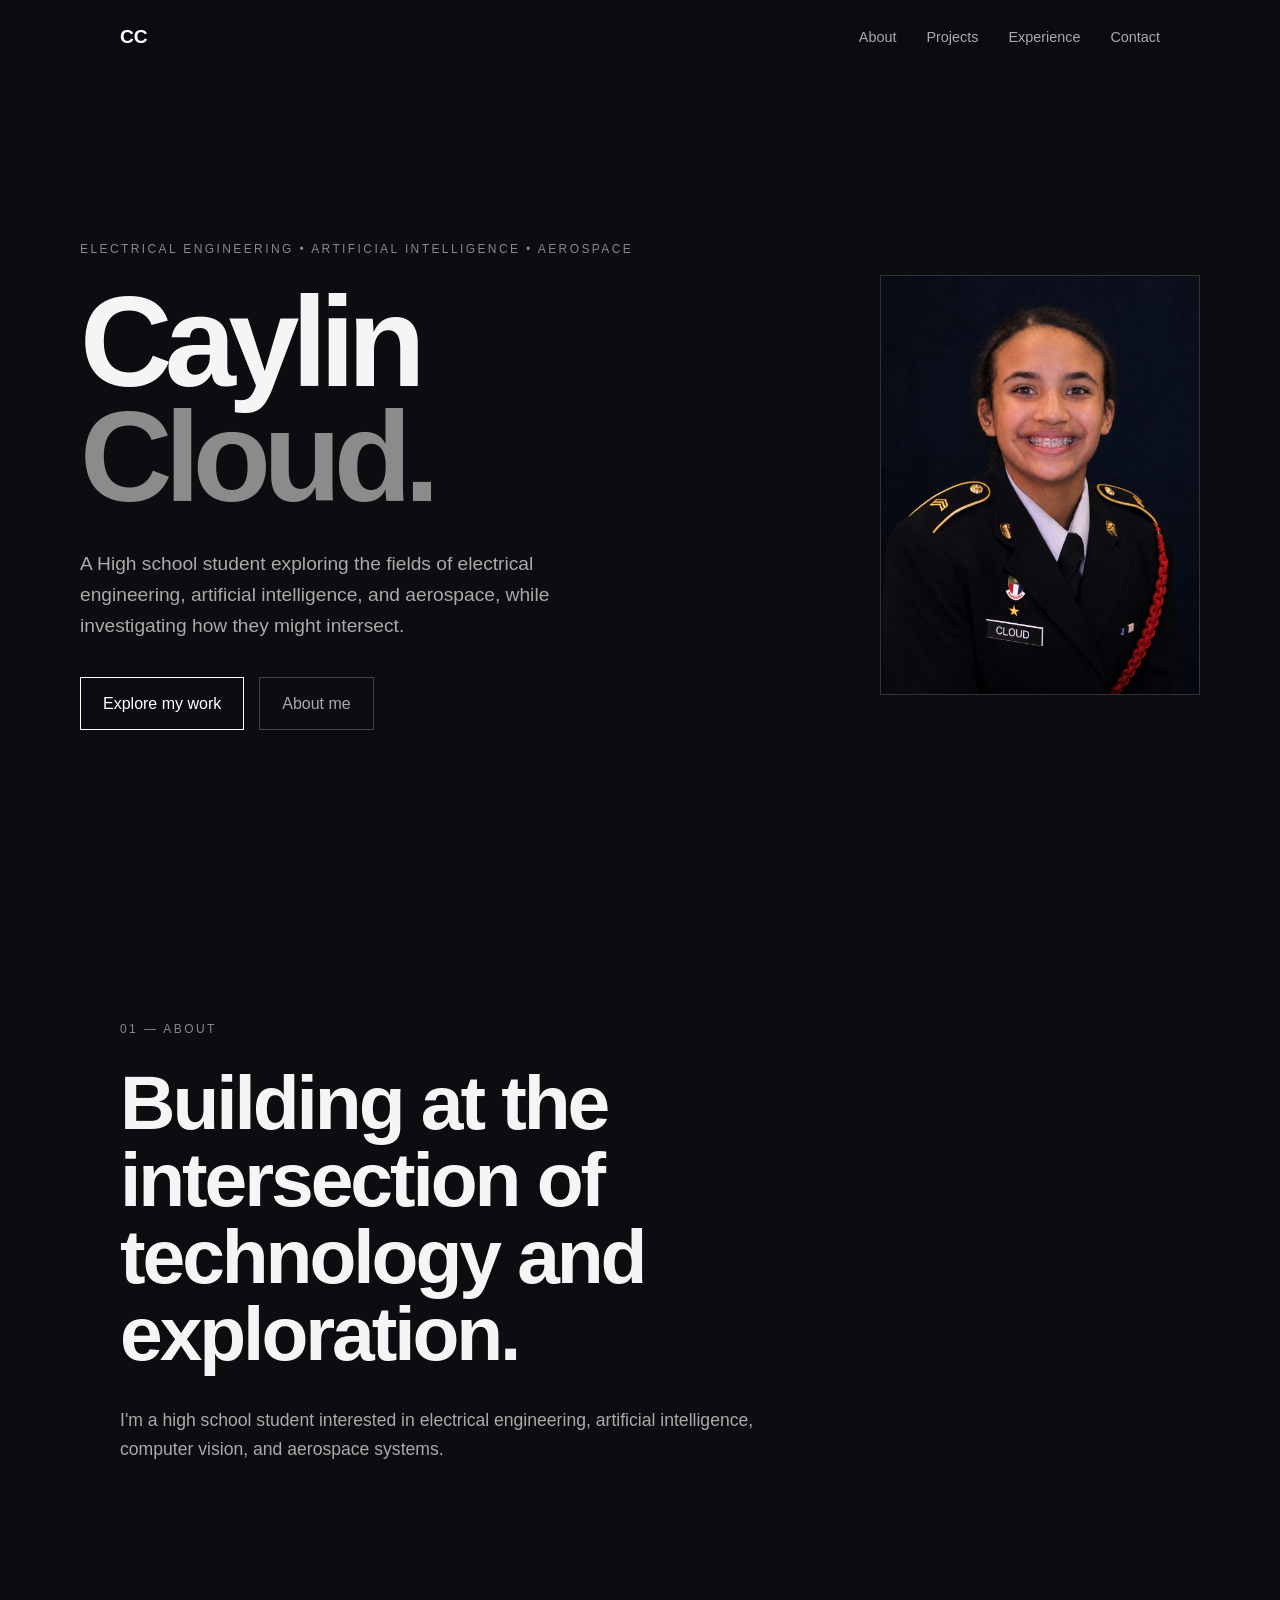
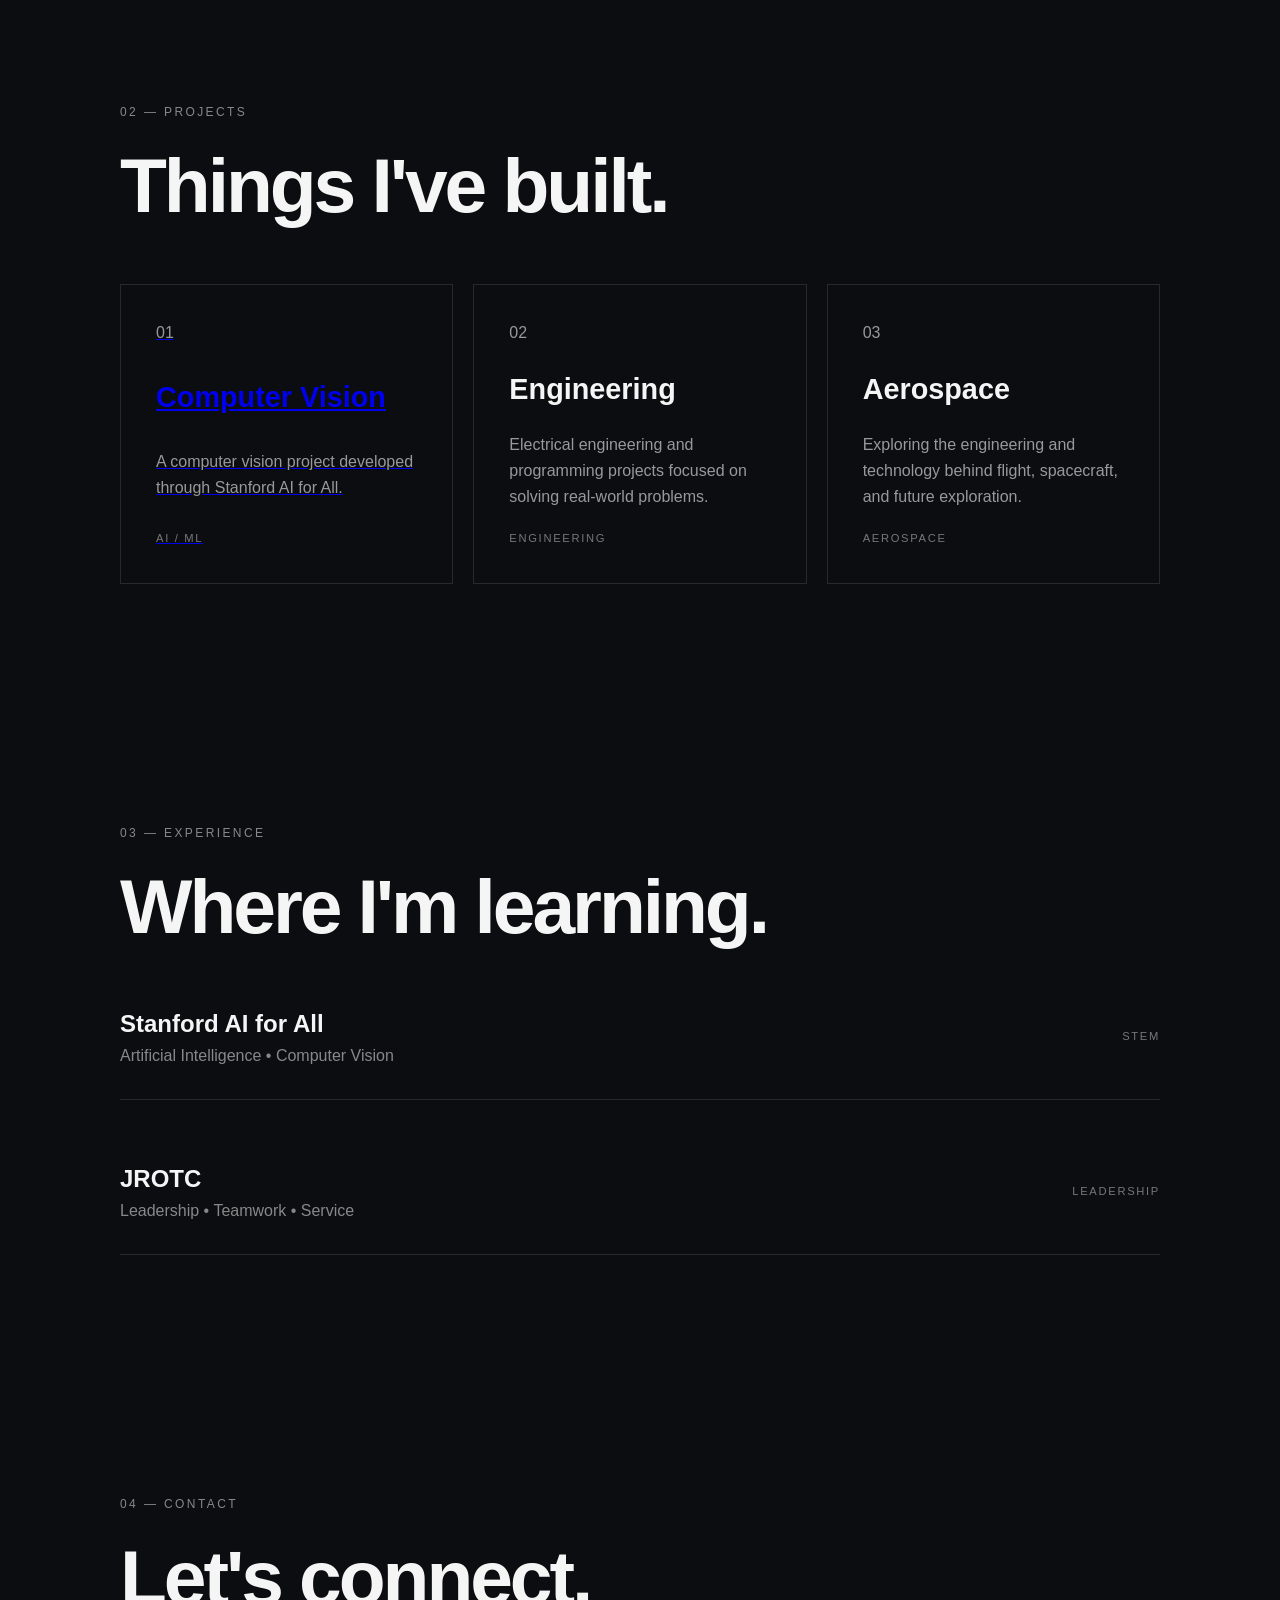
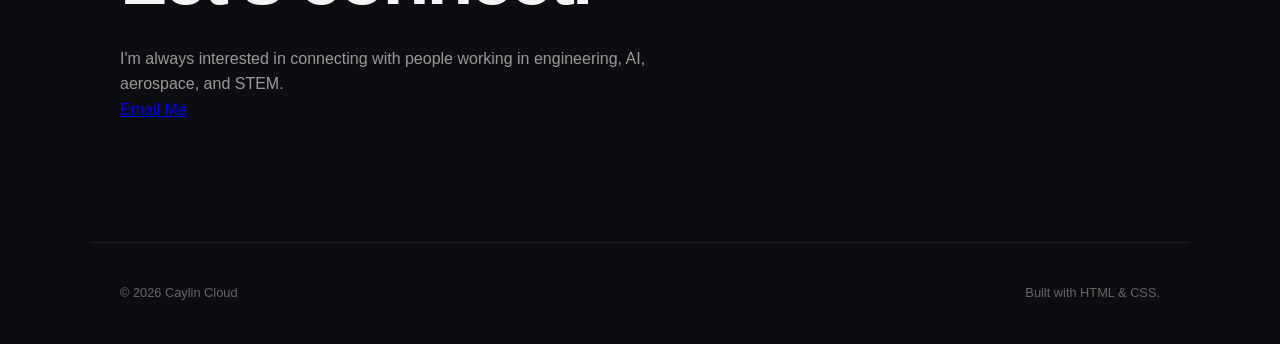
<file: index.html>
<!DOCTYPE html>
<html lang="en">
<head>
    <meta charset="UTF-8">
    <meta name="viewport" content="width=device-width, initial-scale=1.0">

    <title>Caylin Cloud | Engineering & Aerospace</title>

    <link rel="stylesheet" href="style.css">
</head>

<body>

    <header>
        <nav>
            <a href="#" class="logo">CC</a>
            <!-- NAV LINKS -->

            <div class="nav-links">
                <a href="#about">About</a>
                <a href="projects/index.html">Projects</a>
                <a href="#experience">Experience</a>
                <a href="#contact">Contact</a>
            </div>
        </nav>
    </header>


    <main>

        <!-- HERO -->

        <section class="hero">

            <div class="hero-text">

                <p class="eyebrow">
                    ELECTRICAL ENGINEERING • ARTIFICIAL INTELLIGENCE • AEROSPACE
                </p>

                <h1>
                    Caylin<br>
                    <span>Cloud.</span>
                </h1>

                <p class="intro">
                    A High school student exploring the fields
                    of electrical engineering, artificial intelligence,
                    and aerospace, while investigating how they might intersect.
                </p>

                <div class="buttons">
                    <a href="projects/index.html" class="button">
                        Explore my work
                    </a>

                    <a href="#about" class="button secondary">
                        About me
                    </a>
                </div>
    </div>


    <div class="hero-photo">

        <img
            src="profile.jpg" alt="Caylin Cloud"
        >

    </div>

        </section>


        <!-- ABOUT -->

        <section id="about" class="section">

            <p class="section-label">01 — ABOUT</p>

            <h2>
                Building at the intersection
                of technology and exploration.
            </h2>

            <p class="section-text">
                I'm a high school student interested in electrical
                engineering, artificial intelligence, computer vision,
                and aerospace systems.
            </p>

        </section>


        <!-- PROJECTS -->

        <section id="projects" class="section">

            <p class="section-label">02 — PROJECTS</p>

            <h2>Things I've built.</h2>

            <div class="project-grid">

            <a href="projects/computer-vision.html" class="project-card">

    <p class="project-number">01</p>

    <h3>Computer Vision</h3>

    <p>
        A computer vision project developed through
        Stanford AI for All.
    </p>

    <span class="project-tag">
        AI / ML
    </span>

</a>


                <article class="project-card">
                    <p class="project-number">02</p>

                    <h3>Engineering</h3>

                    <p>
                        Electrical engineering and programming projects
                        focused on solving real-world problems.
                    </p>

                    <span class="project-tag">
                        ENGINEERING
                    </span>
                </article>


                <article class="project-card">
                    <p class="project-number">03</p>

                    <h3>Aerospace</h3>

                    <p>
                        Exploring the engineering and technology behind
                        flight, spacecraft, and future exploration.
                    </p>

                    <span class="project-tag">
                        AEROSPACE
                    </span>
                </article>

            </div>

        </section>


        <!-- EXPERIENCE -->

        <section id="experience" class="section">

            <p class="section-label">03 — EXPERIENCE</p>

            <h2>Where I'm learning.</h2>

            <div class="experience-item">
                <div>
                    <h3>Stanford AI for All</h3>
                    <p>Artificial Intelligence • Computer Vision</p>
                </div>

                <span>STEM</span>
            </div>

            <div class="experience-item">
                <div>
                    <h3>JROTC</h3>
                    <p>Leadership • Teamwork • Service</p>
                </div>

                <span>LEADERSHIP</span>
            </div>

        </section>


        <!-- CONTACT -->

        <section id="contact" class="section contact">

            <p class="section-label">04 — CONTACT</p>

            <h2>Let's connect.</h2>

            <p>
                I'm always interested in connecting with people
                working in engineering, AI, aerospace, and STEM.
            </p>

            <a href="https://mail.google.com/mail/?view=cm&fs=1&to=caylinc326@gmail.com" target="_blank">
    Email Me
</a>

        </section>

    </main>


    <footer>
        <p>
            © 2026 Caylin Cloud
        </p>

        <p>
            Built with HTML & CSS.
        </p>
    </footer>

</body>
</html>
</file>
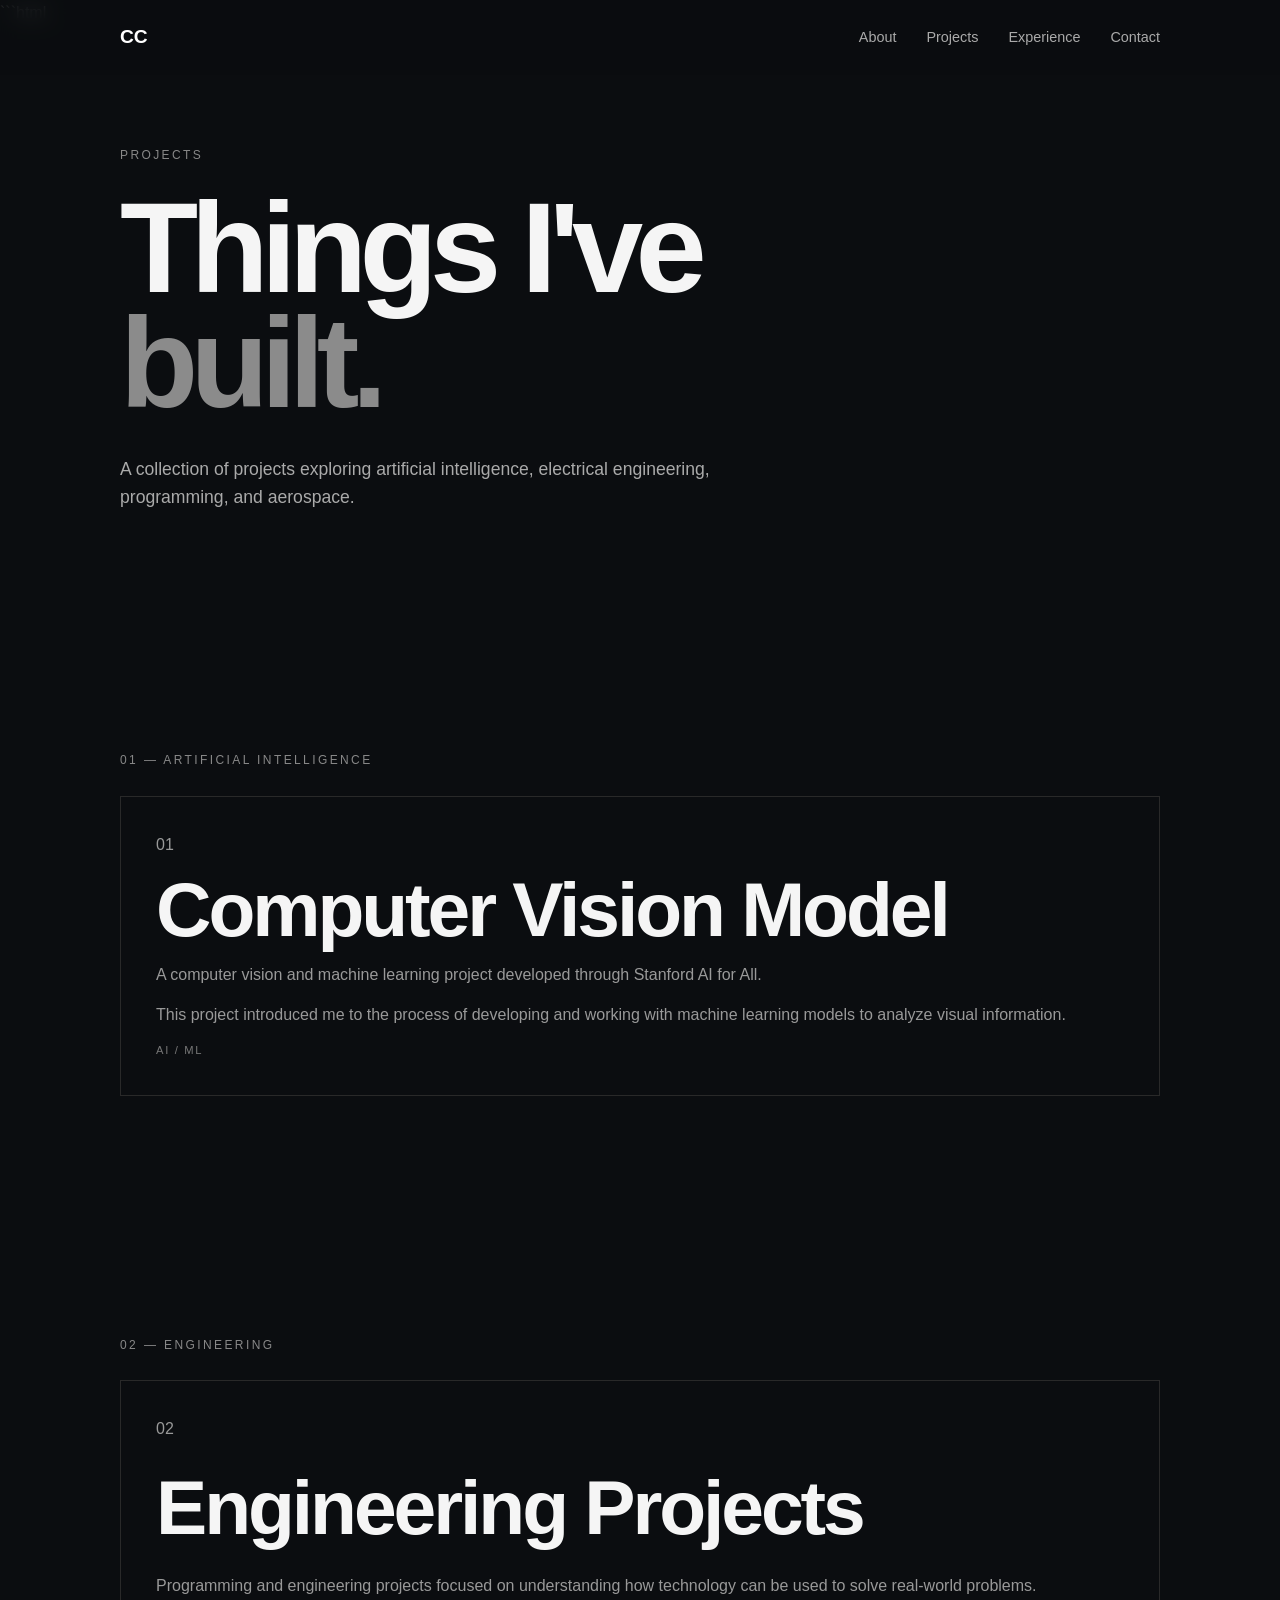
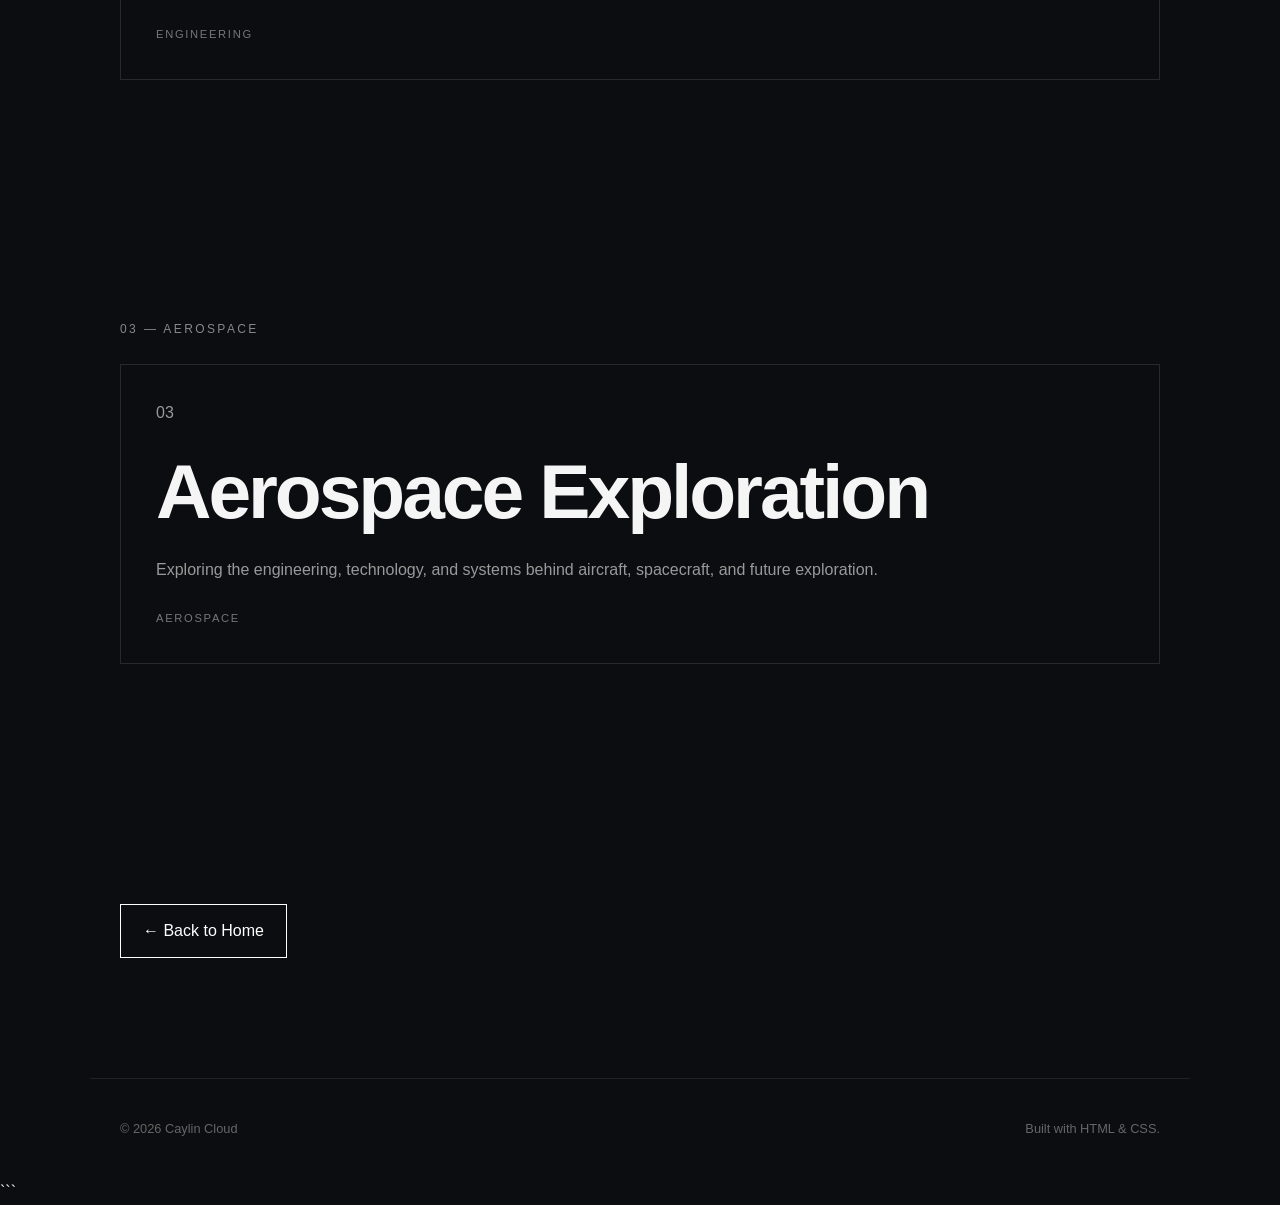
<file: projects /index.html>
```html
<!DOCTYPE html>
<html lang="en">

<head>
    <meta charset="UTF-8">
    <meta name="viewport" content="width=device-width, initial-scale=1.0">

    <title>Projects | Caylin Cloud</title>

    <!-- Go up one folder to find style.css -->
    <link rel="stylesheet" href="../style.css">
</head>

<body>

    <header>
        <nav>

            <!-- Back to homepage -->
            <a href="../index.html" class="logo">CC</a>

            <div class="nav-links">
                <a href="../index.html#about">About</a>
                <a href="index.html">Projects</a>
                <a href="../index.html#experience">Experience</a>
                <a href="../index.html#contact">Contact</a>
            </div>

        </nav>
    </header>


    <main>

        <!-- PROJECTS HERO -->

        <section class="section">

            <p class="section-label">PROJECTS</p>

            <h1>
                Things I've<br>
                <span>built.</span>
            </h1>

            <p class="section-text">
                A collection of projects exploring artificial intelligence,
                electrical engineering, programming, and aerospace.
            </p>

        </section>


        <!-- COMPUTER VISION -->

        <section class="section">

            <p class="section-label">01 — ARTIFICIAL INTELLIGENCE</p>

            <div class="project-card">

                <p class="project-number">01</p>

                <h2>Computer Vision Model</h2>

                <p>
                    A computer vision and machine learning project
                    developed through Stanford AI for All.
                </p>

                <p>
                    This project introduced me to the process of
                    developing and working with machine learning models
                    to analyze visual information.
                </p>

                <span class="project-tag">
                    AI / ML
                </span>

            </div>

        </section>


        <!-- ENGINEERING -->

        <section class="section">

            <p class="section-label">02 — ENGINEERING</p>

            <div class="project-card">

                <p class="project-number">02</p>

                <h2>Engineering Projects</h2>

                <p>
                    Programming and engineering projects focused on
                    understanding how technology can be used to solve
                    real-world problems.
                </p>

                <span class="project-tag">
                    ENGINEERING
                </span>

            </div>

        </section>


        <!-- AEROSPACE -->

        <section class="section">

            <p class="section-label">03 — AEROSPACE</p>

            <div class="project-card">

                <p class="project-number">03</p>

                <h2>Aerospace Exploration</h2>

                <p>
                    Exploring the engineering, technology, and systems
                    behind aircraft, spacecraft, and future exploration.
                </p>

                <span class="project-tag">
                    AEROSPACE
                </span>

            </div>

        </section>


        <!-- BACK BUTTON -->

        <section class="section">

            <a href="../index.html" class="button">
                ← Back to Home
            </a>

        </section>

    </main>


    <footer>

        <p>
            © 2026 Caylin Cloud
        </p>

        <p>
            Built with HTML & CSS.
        </p>

    </footer>

</body>

</html>
```
</file>
<file: style.css>
* {
    margin: 0;
    padding: 0;
    box-sizing: border-box;
}

html {
    scroll-behavior: smooth;
}

body {
    font-family: Arial, Helvetica, sans-serif;
    background: #0b0d10;
    color: #f5f5f5;
    line-height: 1.6;
}


/* NAVIGATION */

header {
    width: 100%;
    position: fixed;
    top: 0;
    z-index: 100;
    background: rgba(11, 13, 16, 0.85);
    backdrop-filter: blur(10px);
}

nav {
    max-width: 1100px;
    margin: auto;
    padding: 22px 30px;

    display: flex;
    justify-content: space-between;
    align-items: center;
}

.logo {
    color: white;
    text-decoration: none;
    font-weight: bold;
    font-size: 1.2rem;
}

.nav-links {
    display: flex;
    gap: 30px;
}

.nav-links a {
    color: #aaa;
    text-decoration: none;
    font-size: 0.9rem;
}

.nav-links a:hover {
    color: white;
}


/* HERO */

.hero {
    min-height: 100vh;
    max-width: 1200px;
    margin: auto;
    padding: 150px 40px 80px;

    display: flex;
    align-items: center;
    justify-content: space-between;
    gap: 100px;
}

.hero-text {
    max-width: 700px;
    flex: 1;
}

.eyebrow,
.section-label {
    font-size: 0.75rem;
    letter-spacing: 0.2em;
    color: #888;
    margin-bottom: 25px;
}

h1 {
    font-size: clamp(4rem, 10vw, 8rem);
    line-height: 0.9;
    letter-spacing: -0.06em;
}

h1 span {
    color: #8b8b8b;
}

.intro {
    margin-top: 35px;
    max-width: 550px;
    color: #aaa;
    font-size: 1.2rem;
}

.buttons {
    display: flex;
    gap: 15px;
    margin-top: 35px;
}

.button {
    display: inline-block;
    padding: 13px 22px;
    border: 1px solid white;

    color: white;
    text-decoration: none;

    transition: 0.2s;
}

.button:hover {
    background: white;
    color: #0b0d10;
}

.button.secondary {
    border-color: #444;
    color: #aaa;
}

/* HERO PHOTO */

.hero-photo {
    width: 320px;
    height: 420px;
    overflow: hidden;
    border: 1px solid #333;
    flex-shrink: 0;
}

.hero-photo img {
    width: 100%;
    height: 100%;
    object-fit: cover;
    object-position: center;
    display: block;
}

/* SECTIONS */

.section {
    max-width: 1100px;
    margin: auto;
    padding: 120px 30px;
}


/* HERO VISUAL */

.hero-visual {
    width: 300px;
    height: 300px;

    position: relative;

    display: flex;
    align-items: center;
    justify-content: center;
}

.orbit {
    width: 260px;
    height: 260px;

    border: 1px solid #333;
    border-radius: 50%;

    position: absolute;
}

.orbit::before {
    content: "";

    position: absolute;

    width: 180px;
    height: 180px;

    border: 1px solid #222;
    border-radius: 50%;

    top: 40px;
    left: 40px;
}

.orbit-dot {
    width: 10px;
    height: 10px;

    background: white;
    border-radius: 50%;

    position: absolute;

    top: 10px;
    left: 120px;
}

.visual-text {
    font-size: 0.8rem;
    letter-spacing: 0.3em;
    line-height: 2;

    color: #777;

    z-index: 2;
}


/* SECTIONS */

.section {
    max-width: 1100px;
    margin: auto;
    padding: 120px 30px;
}

.section h2 {
    max-width: 800px;

    font-size: clamp(2.5rem, 6vw, 5rem);
    line-height: 1;

    letter-spacing: -0.04em;
}

.section-text {
    margin-top: 35px;

    max-width: 650px;

    color: #aaa;
    font-size: 1.1rem;
}


/* PROJECTS */

.project-grid {
    margin-top: 60px;

    display: grid;
    grid-template-columns:
        repeat(3, 1fr);

    gap: 20px;
}

.project-card {
    padding: 35px;

    min-height: 300px;

    border: 1px solid #292929;

    display: flex;
    flex-direction: column;
    justify-content: space-between;

    transition: 0.2s;
}

.project-card:hover {
    border-color: #666;
    transform: translateY(-5px);
}

.project-number {
    color: #666;
}

.project-card h3 {
    font-size: 1.8rem;
}

.project-card p {
    color: #999;
}

.project-tag {
    color: #777;
    font-size: 0.7rem;
    letter-spacing: 0.15em;
}


/* EXPERIENCE */

.experience-item {
    margin-top: 30px;

    padding: 30px 0;

    border-bottom: 1px solid #292929;

    display: flex;
    justify-content: space-between;
    align-items: center;
}

.experience-item h3 {
    font-size: 1.5rem;
}

.experience-item p {
    color: #888;
}

.experience-item span {
    font-size: 0.7rem;
    letter-spacing: 0.15em;
    color: #777;
}


/* CONTACT */

.contact p:not(.section-label) {
    max-width: 600px;

    margin-top: 30px;

    color: #999;
}


/* FOOTER */

footer {
    max-width: 1100px;

    margin: auto;

    padding: 40px 30px;

    border-top: 1px solid #222;

    display: flex;
    justify-content: space-between;

    color: #666;

    font-size: 0.8rem;
}


/* MOBILE */

@media (max-width: 800px) {

    .nav-links {
        display: none;
    }

    .hero {
        flex-direction: column;
        align-items: flex-start;
    }

    .hero-photo {
        width: 150px;
        height: 200px;
        align-self: center;
    }

    .project-grid {
        grid-template-columns: 1fr;
    }

    footer {
        flex-direction: column;
        gap: 10px;
    }
}
</file>
